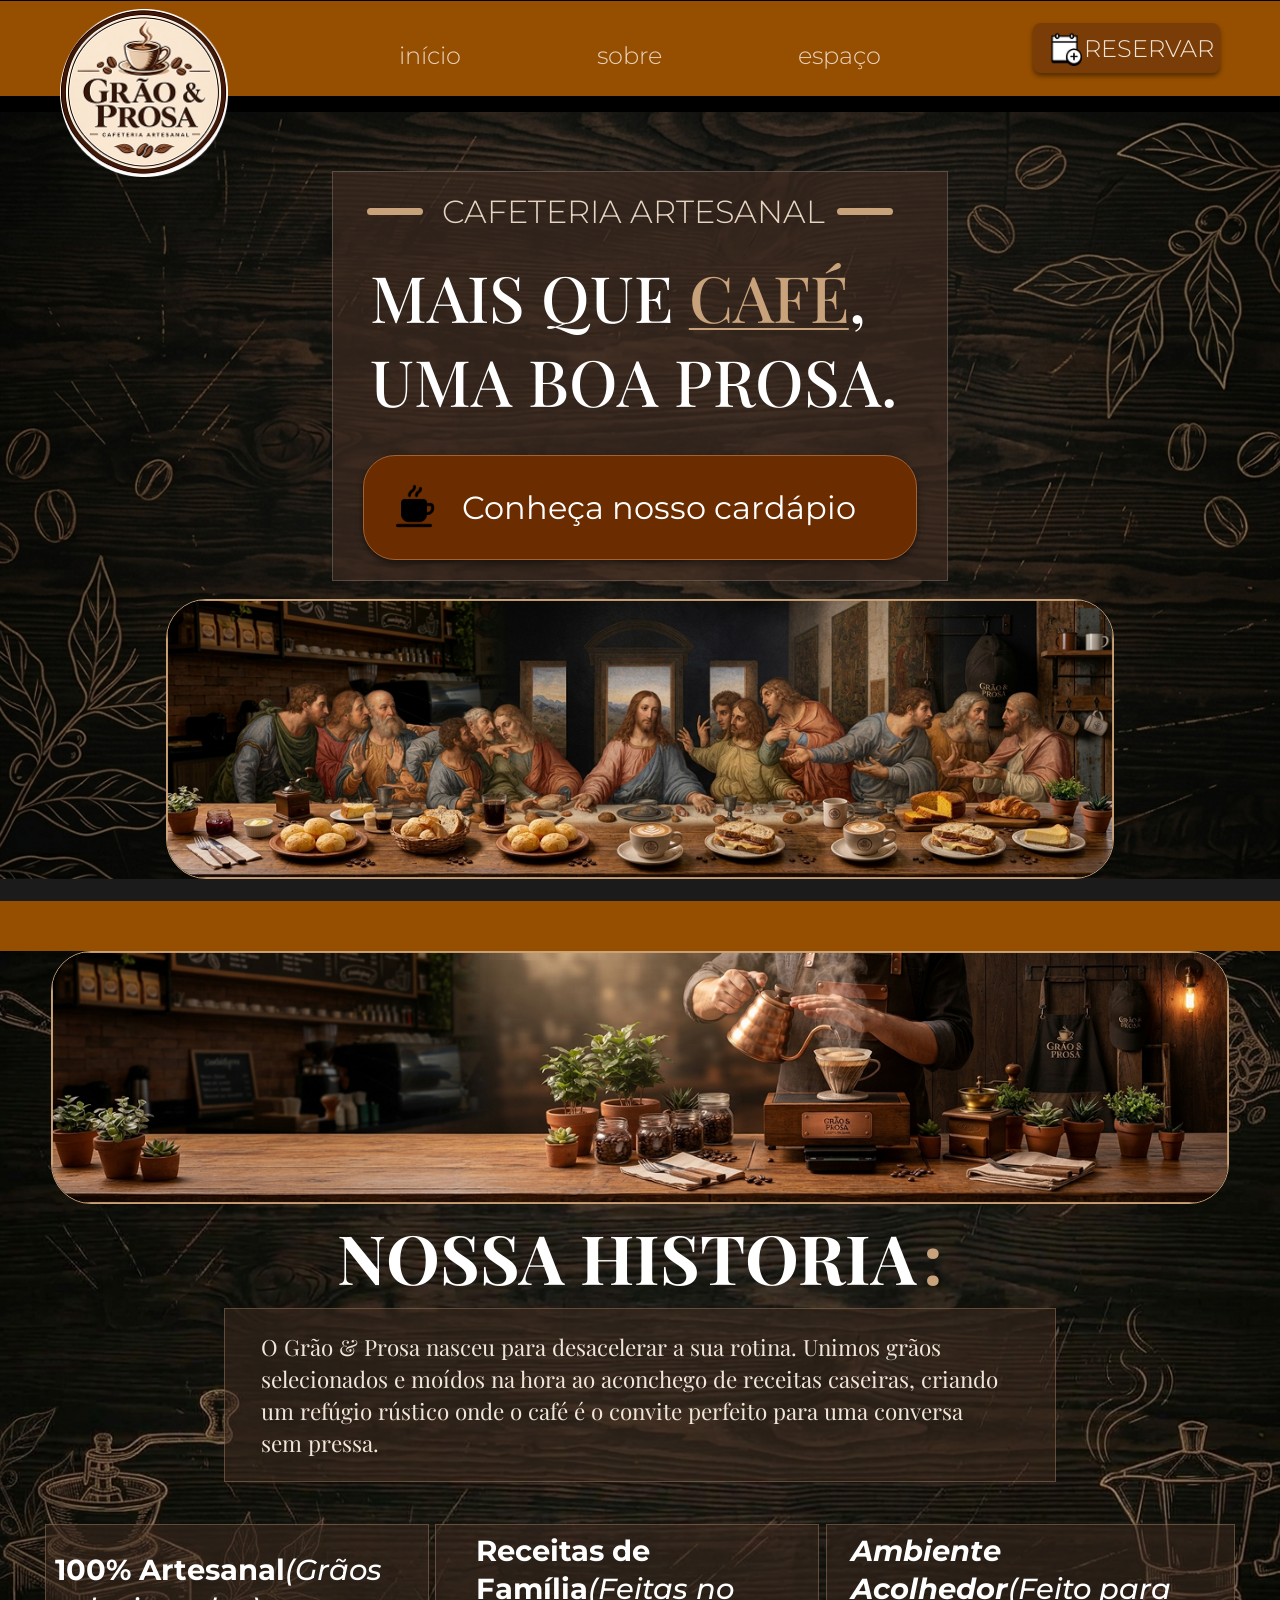
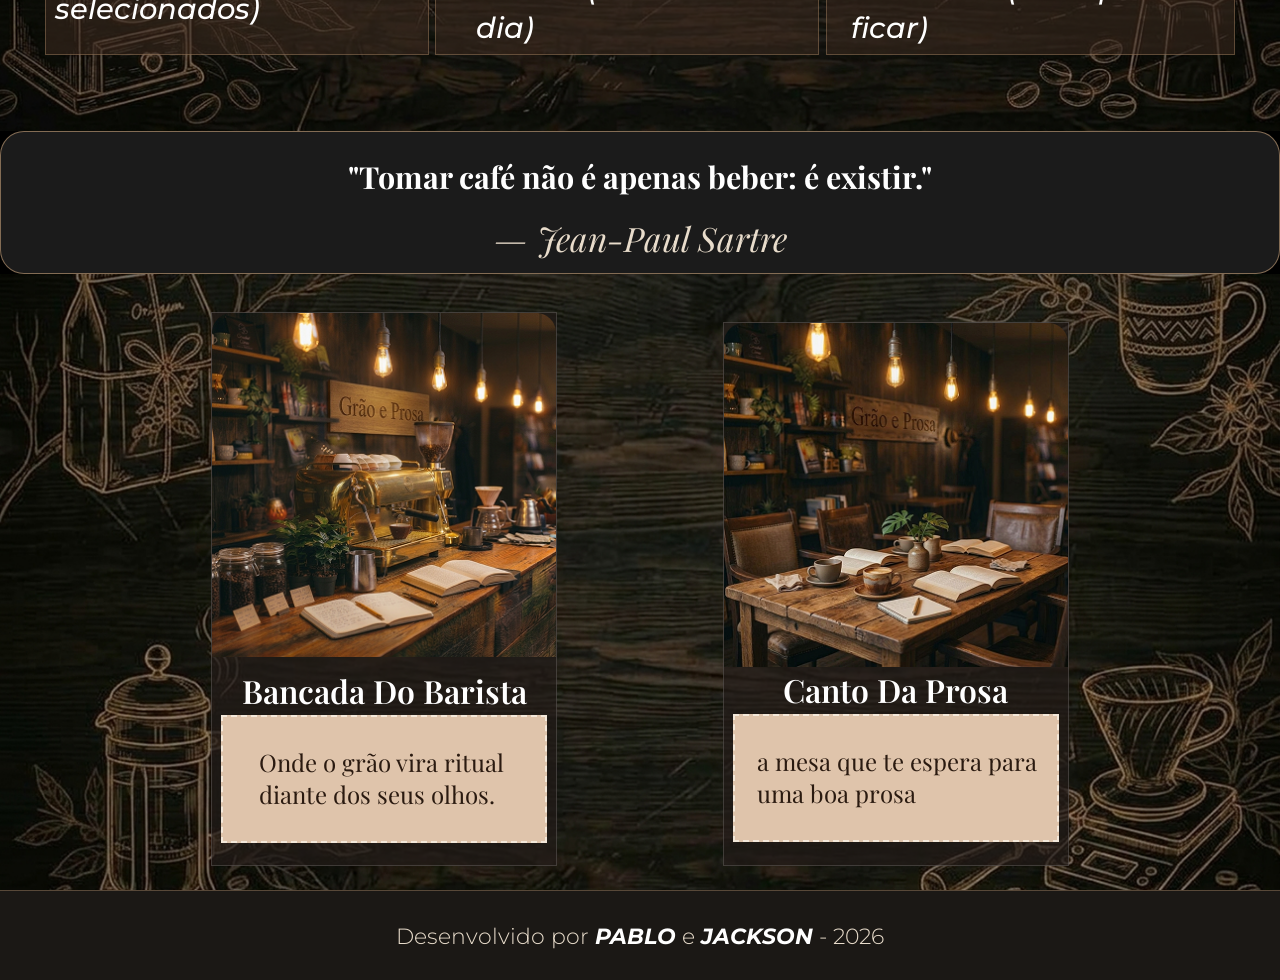
<file: index.html>
<!DOCTYPE html>
<html lang="pt-br">
<head>
    <meta charset="UTF-8">
    <meta name="viewport" content="width=device-width, initial-scale=1.0">
    <meta name="author" content="Pablo e Jackson" />
    <link rel="stylesheet" href="style.css">
    <title>Grão e Prosa</title>
</head>
<body>

    <header>
        <a href="index.html">
            <img id="logo" src="imagens/Logo%20Caf%C3%A9%20Gr%C3%A3o%20%26%20Prosa.png" alt="Logo da cafeteria Grão e Prosa">
        </a>

        <nav>
            <a class="a-menu" href="#pag-inicio">início</a>
            <a class="a-menu" href="#pag-sobre">sobre</a>
            <a class="a-menu" href="#pag-espaco">espaço</a>
        </nav>

        <a id="bt-reservar" href="reserva.html">
            <img src="imagens/imagem%20calend%C3%A1rio.png" alt="">
            RESERVAR
        </a>
    </header>

    <section id="pag-inicio">
        <div id="card-principal">
            <p id="subtitulo">
                <span class="linha"></span>
                <span id="texto-subtitulo">CAFETERIA ARTESANAL</span>
                <span class="linha"></span>
            </p>

            <h1>MAIS QUE <span id="destaque">CAFÉ</span>,<br>UMA BOA PROSA.</h1>

            <a id="bt-cardapio" href="cardapio.html">
                <img src="imagens/image%201.png" alt="">
                Conheça nosso cardápio
            </a>
        </div>

        <img id="img-banner" src="imagens/baner%20crist%C3%A3o.png" alt="Mesa farta com cafés, pães e doces da cafeteria">
    </section>

    <div id="divisoria">
        <div id="barra"></div>
    </div>

    <section id="pag-sobre">
        <img id="img-sobre" src="imagens/baner%20da%20aba%20sobre.png" alt="Barista preparando café coado na bancada">

        <h2>NOSSA HISTORIA<span>:</span></h2>

        <p id="texto-sobre">O Grão &amp; Prosa nasceu para desacelerar a sua rotina. Unimos grãos selecionados e moídos na hora ao aconchego de receitas caseiras, criando um refúgio rústico onde o café é o convite perfeito para uma conversa sem pressa.</p>

        <div class="docker" id="destaques">
            <div class="caixa" id="caixa-1">
                <p><b>100% Artesanal</b><span>(Grãos<br>selecionados)</span></p>
            </div>
            <div class="caixa" id="caixa-2">
                <p><b>Receitas de<br>Família</b><span>(Feitas no<br>dia)</span></p>
            </div>
            <div class="caixa" id="caixa-3">
                <p><b class="italico">Ambiente<br>Acolhedor</b><span>(Feito para<br>ficar)</span></p>
            </div>
        </div>
    </section>

    <section id="citacao">
        <p id="frase">"Tomar café não é apenas beber: é existir."</p>
        <p id="autor">— Jean-Paul Sartre</p>
    </section>

    <section id="pag-espaco">
        <div class="docker">
            <div class="card" id="card-1">
                <img src="imagens/bancada%20do%20barista.png" alt="Bancada do barista com máquina de espresso">
                <div class="card-text">
                    <h3>Bancada Do Barista</h3>
                    <p>Onde o grão vira ritual diante dos seus olhos.</p>
                </div>
            </div>
        
            <div class="card" id="card-2">
                <img src="imagens/mesas.png" alt="Mesa rústica com livros e xícaras de café">
                <div class="card-text">
                    <h3>Canto Da Prosa</h3>
                    <p>a mesa que te espera para uma boa prosa</p>
                </div>
            </div>
        </div>
    </section>

    <footer>
        <p>Desenvolvido por 
            <a class="nome-footer" href="https://www.instagram.com/_.pablo.rdg/" target="_blank">PABLO</a> e 
            <a class="nome-footer" href="https://www.instagram.com/jacksonluizdiasc/" target="_blank">JACKSON</a> - 2026
        </p>
    </footer>

</body>
</html>
</file>
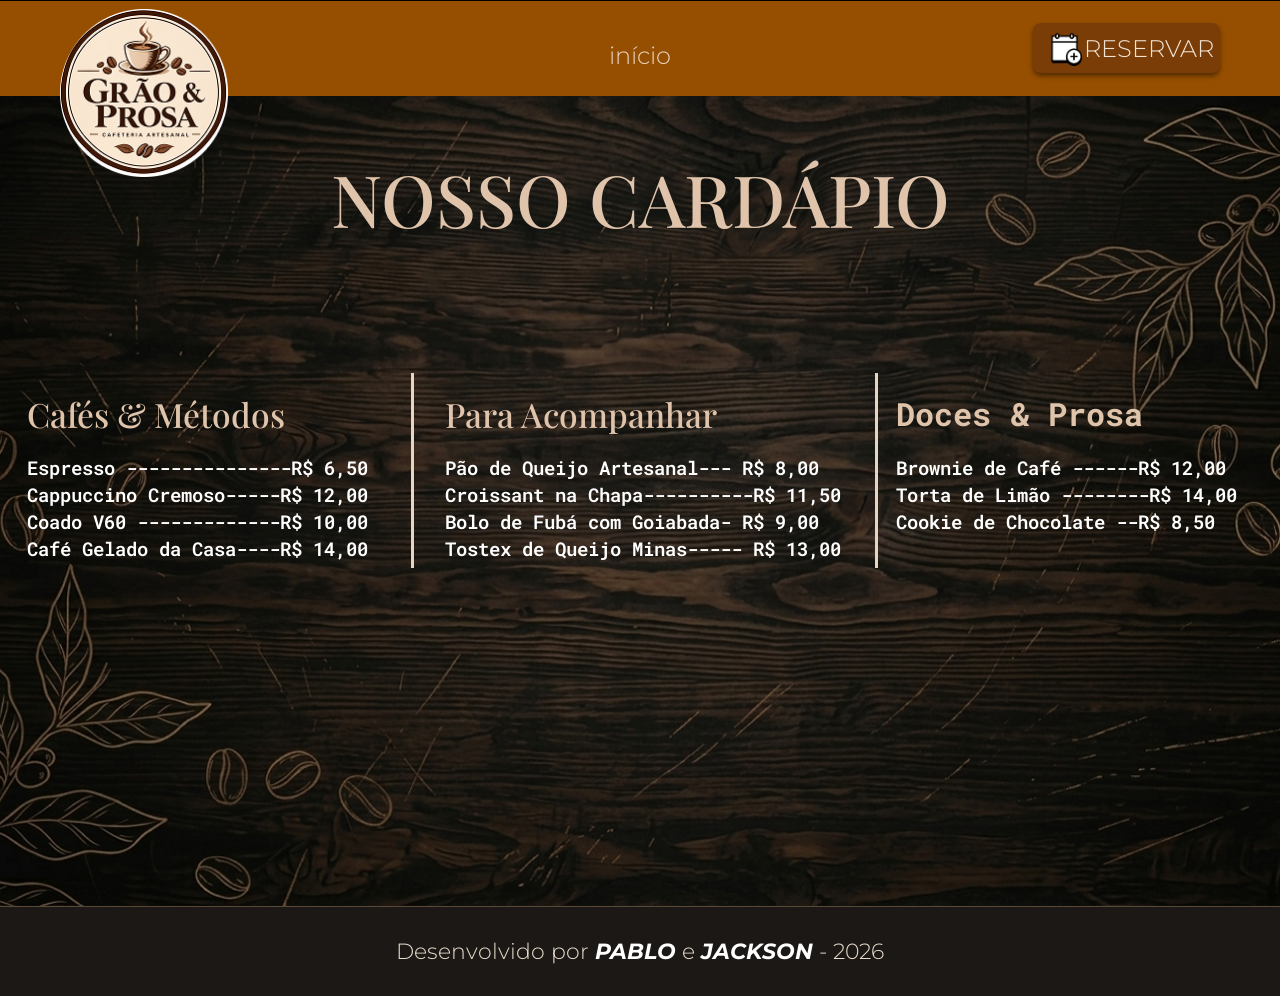
<file: cardapio.html>
<!DOCTYPE html>
<html lang="pt-br">
<head>
    <meta charset="UTF-8">
    <meta name="viewport" content="width=device-width, initial-scale=1.0">
    <meta name="author" content="Pablo e Jackson" />
    <link rel="stylesheet" href="style.css">
    <title>Cardápio - Grão e Prosa</title>
</head>
<body>

    <header>
        <a href="index.html">
            <img id="logo" src="imagens/Logo%20Caf%C3%A9%20Gr%C3%A3o%20%26%20Prosa.png" alt="Logo da cafeteria Grão e Prosa">
        </a>

        <nav>
            <a class="a-menu" href="index.html">início</a>
        </nav>

        <a id="bt-reservar" href="reserva.html">
            <img src="imagens/imagem%20calend%C3%A1rio.png" alt="">
            RESERVAR
        </a>
    </header>

    <main id="pag-cardapio">
        <h1>NOSSO CARDÁPIO</h1>

        <div id="colunas">

            <div class="coluna" id="coluna-1">
                <h2>Cafés &amp; Métodos</h2>
                <ul>
                    <li>Espresso ---------------R$ 6,50</li>
                    <li>Cappuccino Cremoso-----R$ 12,00</li>
                    <li>Coado V60 -------------R$ 10,00</li>
                    <li>Café Gelado da Casa----R$ 14,00</li>
                </ul>
            </div>

            <div class="coluna" id="coluna-2">
                <h2>Para Acompanhar</h2>
                <ul>
                    <li>Pão de Queijo Artesanal--- R$ 8,00</li>
                    <li>Croissant na Chapa----------R$ 11,50</li>
                    <li>Bolo de Fubá com Goiabada- R$ 9,00</li>
                    <li>Tostex de Queijo Minas----- R$ 13,00</li>
                </ul>
            </div>

            <div class="coluna" id="coluna-3">
                <h2 id="titulo-doces">Doces &amp; Prosa</h2>
                <ul>
                    <li>Brownie de Café ------R$ 12,00</li>
                    <li>Torta de Limão --------R$ 14,00</li>
                    <li>Cookie de Chocolate --R$ 8,50</li>
                </ul>
            </div>

        </div>
    </main>

    <footer>
        <p>Desenvolvido por 
            <a class="nome-footer" href="https://www.instagram.com/_.pablo.rdg/" target="_blank">PABLO</a> e 
            <a class="nome-footer" href="https://www.instagram.com/jacksonluizdiasc/" target="_blank">JACKSON</a> - 2026
        </p>
    </footer>

</body>
</html>
</file>
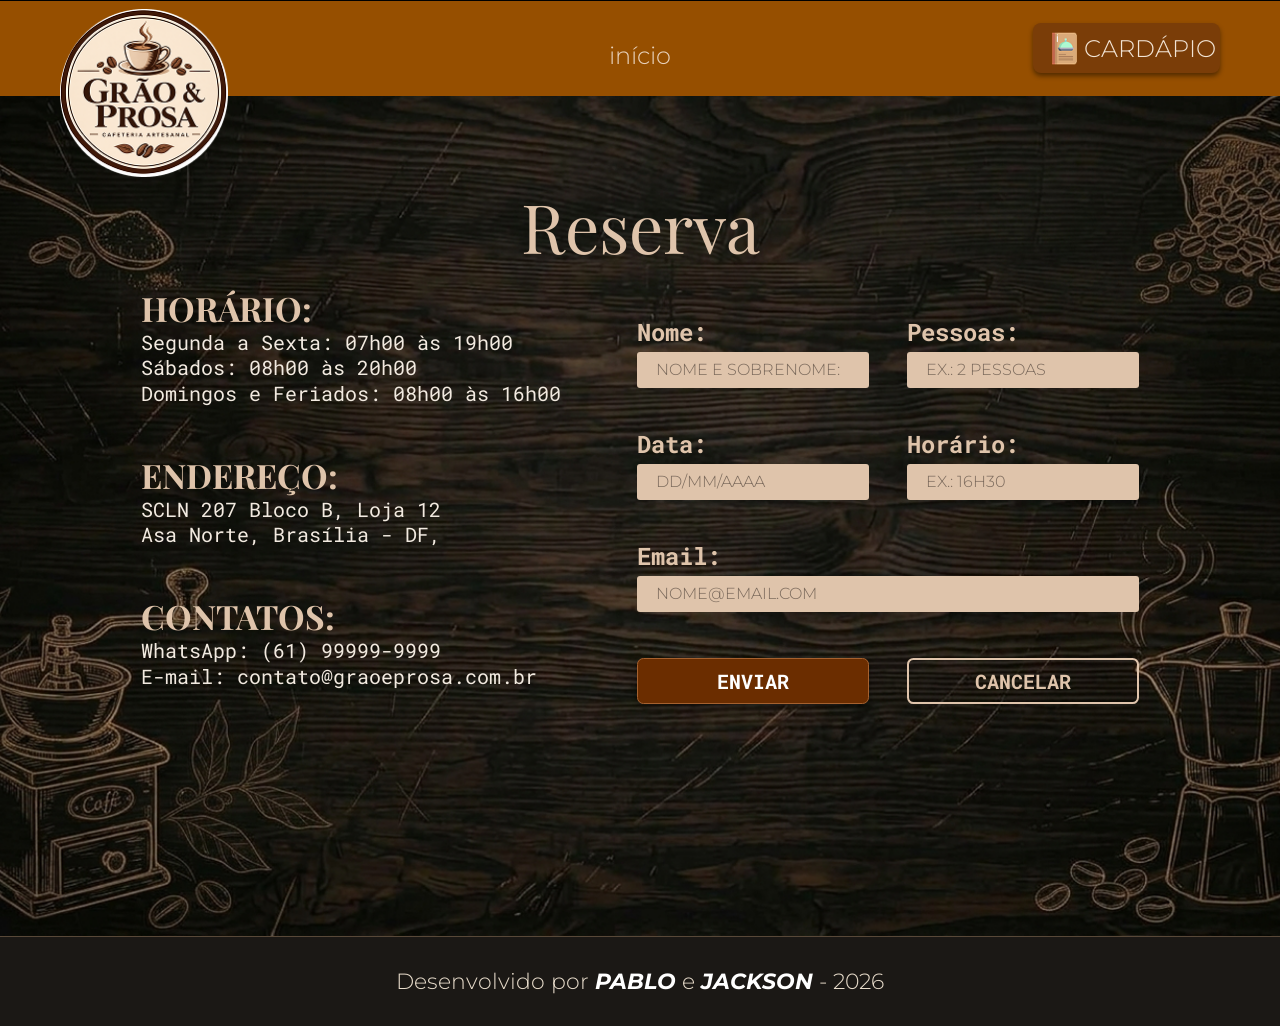
<file: reserva.html>
<!DOCTYPE html>
<html lang="pt-br">
<head>
    <meta charset="UTF-8">
    <meta name="viewport" content="width=device-width, initial-scale=1.0">
    <meta name="author" content="Pablo e Jackson" />
    <link rel="stylesheet" href="style.css">
    <title>Reserva - Grão e Prosa</title>
</head>
<body>

    <header>
        <a href="index.html">
            <img id="logo" src="imagens/Logo%20Caf%C3%A9%20Gr%C3%A3o%20%26%20Prosa.png" alt="Logo da cafeteria Grão e Prosa">
        </a>

        <nav>
            <a class="a-menu" href="index.html">início</a>
        </nav>

        <a id="bt-menu-cardapio" href="cardapio.html">
            <img src="imagens/image%202.png" alt="">
            CARDÁPIO
        </a>
    </header>

    <main id="pag-reserva">
        <h1>Reserva</h1>

        <div id="conteudo-reserva">

            <div id="info">
                <div class="bloco">
                    <h2>HORÁRIO:</h2>
                    <p>Segunda a Sexta: 07h00 às 19h00</p>
                    <p>Sábados: 08h00 às 20h00</p>
                    <p>Domingos e Feriados: 08h00 às 16h00</p>
                </div>

                <div class="bloco">
                    <h2>ENDEREÇO:</h2>
                    <p>SCLN 207 Bloco B, Loja 12</p>
                    <p>Asa Norte, Brasília - DF,</p>
                </div>

                <div class="bloco">
                    <h2>CONTATOS:</h2>
                    <p>WhatsApp: (61) 99999-9999</p>
                    <p>E-mail: contato@graoeprosa.com.br</p>
                </div>
            </div>

            <form action="" method="get">
                <div class="campo">
                    <label for="nome">Nome:</label>
                    <input type="text" name="nome" id="nome" placeholder="NOME E SOBRENOME:">
                </div>

                <div class="campo">
                    <label for="pessoas">Pessoas:</label>
                    <input type="text" name="pessoas" id="pessoas" placeholder="EX.: 2 PESSOAS">
                </div>

                <div class="campo">
                    <label for="data">Data:</label>
                    <input type="text" name="data" id="data" placeholder="DD/MM/AAAA">
                </div>

                <div class="campo">
                    <label for="horario">Horário:</label>
                    <input type="text" name="horario" id="horario" placeholder="EX.: 16H30">
                </div>

                <div class="campo" id="campo-email">
                    <label for="email">Email:</label>
                    <input type="email" name="email" id="email" placeholder="NOME@EMAIL.COM">
                </div>

                <p id="botoes">
                    <input type="submit" name="bt-enviar" value="ENVIAR">
                    <input type="reset" name="bt-cancelar" value="CANCELAR">
                </p>
            </form>

        </div>
    </main>

    <footer>
        <p>Desenvolvido por 
            <a class="nome-footer" href="https://www.instagram.com/_.pablo.rdg/" target="_blank">PABLO</a> e 
            <a class="nome-footer" href="https://www.instagram.com/jacksonluizdiasc/" target="_blank">JACKSON</a> - 2026
        </p>
    </footer>

</body>
</html>
</file>
<file: style.css>
@import url('https://fonts.googleapis.com/css2?family=Montserrat:ital,wght@0,100..900;1,100..900&family=Playfair+Display:ital,wght@0,400..900;1,400..900&family=Roboto+Mono:wght@100..700&display=swap');

/* configuracoes gerais da pagina */
* {
    margin: 0;
    padding: 0;
    box-sizing: border-box;
}

body {
    background-color: rgb(0, 0, 0);
    font-family: "Montserrat", sans-serif;
}

a {
    text-decoration: none;
}

img {
    display: block;
}

.docker {
    display: flex;
}


header {
    position: relative;
    z-index: 2;
    display: flex;
    justify-content: center;
    align-items: center;
    height: 6rem;
    background-color: rgb(150, 79, 0);
    border-top: 1px solid #000000;
}

#logo {
    position: absolute;
    top: 0.5rem;
    left: 3.75rem;
    width: 10.5rem;
    height: 10.5rem;
}


nav {
    display: flex;
    gap: 8.5rem;
    margin-top: 1rem;
}

.a-menu {
    padding: 0.4rem 0;
    font: 300 1.5rem "Montserrat", sans-serif;
    border-bottom: 2px solid transparent;
}

.a-menu:link, .a-menu:visited {
    color: #e8d2bc;
}

.a-menu:hover, .a-menu:active {
    color: #ffffff;
    border-bottom: 2px solid #c8a27a;
}


#bt-reservar, #bt-menu-cardapio {
    position: absolute;
    top: 1.4rem;
    right: 3.75rem;
    display: flex;
    align-items: center;
    gap: 2px;
    width: 11.7rem;
    height: 3.125rem;
    padding-left: 0.9rem;
    background-color: #7a3d08;
    border-radius: 0.5rem;
    box-shadow: 0 3px 5px rgba(0, 0, 0, 0.45);
    font: 300 1.5rem "Montserrat", sans-serif;
    color: #f2e4d5;
}

#bt-reservar img, #bt-menu-cardapio img {
    width: 2.2rem;
    height: auto;
}


#pag-inicio {
    margin-top: 1rem;
    padding-top: 3.7rem;
    background: url("imagens/imagem%20de%20fundo%20in%C3%ADcio.png") center / cover no-repeat;
}

#card-principal {
    width: 38.5rem;
    margin: 0 auto;
    padding: 1.25rem 1.9rem;
    background-color: rgba(60, 42, 32, 0.7);
    border: 1px solid rgba(255, 255, 255, 0.18);
}

#subtitulo {
    display: flex;
    align-items: center;
    height: 2.4rem;
    margin-left: 0.2rem;
    font: 300 2rem "Montserrat", sans-serif;
    color: #e6d5c3;
}

.linha {
    width: 3.5rem;
    height: 0.45rem;
    border-radius: 4px;
    background-color: #c8a27a;
}

#texto-subtitulo {
    margin: 0 0.75rem 0 1.2rem;
}

#pag-inicio h1 {
    margin: 1.5rem 0 2rem 0.4rem;
    font: 500 4rem/5.25rem "Playfair Display", serif;
    white-space: nowrap;
    color: #ffffff;
}

#destaque {
    color: #c8a27a;
    text-decoration: underline;
    text-decoration-thickness: 2px;
    text-underline-offset: 5px;
}

#bt-cardapio {
    display: flex;
    align-items: center;
    width: 100%;
    height: 6.6rem;
    padding-left: 1.6rem;
    background-color: #6b2d00;
    border: 1px solid #a5612f;
    border-radius: 2rem;
    box-shadow: 0 3px 6px rgba(0, 0, 0, 0.5);
    font: 400 2rem "Montserrat", sans-serif;
    color: #ffffff;
}

#bt-cardapio img {
    width: 3rem;
    height: auto;
    margin-right: 1.5rem;
}

#img-banner {
    width: 74%;
    height: auto;
    margin: 1.1rem auto 0;
    border: 1px solid #c8a27a;
    border-radius: 2.5rem;
}


#divisoria {
    padding-top: 1.4rem;
    background-color: #1b1b1b;
}

#barra {
    height: 3.1rem;
    background-color: rgb(150, 79, 0);
}


#pag-sobre {
    padding-bottom: 4.75rem;
    background: url("imagens/imagem%20de%20fundo%20sobre.png") center / cover no-repeat;
}

#img-sobre {
    width: 92%;
    height: auto;
    margin: 0 auto;
    border: 1px solid #c8a27a;
    border-radius: 2.5rem;
}

#pag-sobre h2 {
    margin-top: 0.75rem;
    text-align: center;
    font: 700 4.25rem/5.1rem "Playfair Display", serif;
    color: #ffffff;
}

#pag-sobre h2 span {
    margin-left: 0.4rem;
    color: #c8a27a;
}

#texto-sobre {
    width: 52rem;
    margin: 0.6rem auto 0;
    padding: 1.4rem 2.9rem 1.4rem 2.25rem;
    background-color: rgba(60, 42, 32, 0.55);
    border: 1px solid rgba(200, 162, 122, 0.35);
    font: 400 1.4rem/2rem "Playfair Display", serif;
    color: #f0e6da;
}

#destaques {
    justify-content: space-between;
    width: 93%;
    margin: 2.6rem auto 0;
}

.caixa {
    display: flex;
    align-items: center;
    height: 8.2rem;
    background-color: rgba(60, 42, 32, 0.55);
    border: 1px solid rgba(200, 162, 122, 0.35);
    font-size: 1.8rem;
    line-height: 2.4rem;
    color: #ffffff;
}

.caixa b {
    font-weight: 700;
}

.caixa span {
    font-style: italic;
    font-weight: 500;
}

.italico {
    font-style: italic;
}

#caixa-1 {
    width: 24rem;
    padding-left: 0.6rem;
}

#caixa-2 {
    width: 24rem;
    padding-left: 2.5rem;
}

#caixa-3 {
    width: 25.6rem;
    padding-left: 1.5rem;
}


#citacao {
    padding: 1.4rem 0 0.8rem;
    background-color: #1b1b1b;
    border: 1px solid rgba(200, 162, 122, 0.6);
    border-radius: 1.5rem;
    text-align: center;
}

#frase {
    font: 700 1.9rem/2.75rem "Playfair Display", serif;
    color: #ffffff;
}

#autor {
    margin-top: 1.1rem;
    font: italic 400 2.1rem/2.75rem "Playfair Display", serif;
    color: #e8dccb;
}


#pag-espaco {
    padding: 2.4rem 0 1.5rem;
    background: url("imagens/imagem%20de%20fundo%20espa%C3%A7o.png") center / cover no-repeat;
}

#pag-espaco .docker {
    justify-content: center;
    align-items: flex-start;
    gap: 10.4rem;
}

.card {
    width: 21.6rem;
    background-color: rgba(35, 28, 25, 0.7);
    border: 1px solid rgba(255, 255, 255, 0.15);
}

#card-2 {
    margin-top: 0.6rem;
}

.card img {
    width: 100%;
    height: auto;
    border-radius: 0.75rem 0.75rem 0 0;
}

.card-text {
    padding: 0.75rem 0.55rem 1.4rem;
}

#card-2 .card-text {
    padding-top: 0.1rem;
}

.card h3 {
    margin-bottom: 2px;
    text-align: center;
    font: 600 2rem/2.75rem "Playfair Display", serif;
    color: #ffffff;
}

.card-text p {
    height: 8rem;
    padding: 1.8rem 0.6rem 0 2.25rem;
    background-color: #dfc4ab;
    border: 2px dashed #f3e8da;
    font: 400 1.5rem/2rem "Playfair Display", serif;
    color: #2a1a10;
}

#card-2 .card-text p {
    padding-left: 1.4rem;
}


footer {
    display: flex;
    align-items: center;
    justify-content: center;
    height: 5.6rem;
    background-color: #1b1815;
    border-top: 1px solid rgba(200, 162, 122, 0.35);
}

footer p {
    font: 300 1.4rem "Montserrat", sans-serif;
    color: #e8dccb;
}

.nome-footer {
    font-weight: 700;
    font-style: italic;
    color: #ffffff;
}

.nome-footer:hover {
    color: #c8a27a;
}


#pag-reserva {
    min-height: 90vh;
    padding: 5.6rem 0 12.5rem;
    background: url("imagens/imagem%20de%20fundo%20sobre.png") center / cover no-repeat;
}

#pag-reserva h1 {
    text-align: center;
    font: 400 4.25rem/5rem "Playfair Display", serif;
    color: #dfc4ab;
}

#conteudo-reserva {
    display: grid;
    grid-template-columns: 1fr 31.4rem;
    width: 78%;
    margin: 1.25rem auto 0;
}


.bloco {
    margin-bottom: 2.9rem;
}

.bloco h2 {
    font: 700 2.1rem/2.75rem "Playfair Display", serif;
    color: #dfc4ab;
}

.bloco p {
    font: 400 1.25rem/1.6rem "Roboto Mono", monospace;
    color: #f2eae0;
}


form {
    display: grid;
    grid-template-columns: 14.5rem 14.5rem;
    column-gap: 2.4rem;
    row-gap: 2.6rem;
    align-content: start;
    margin-top: 2rem;
}

#campo-email {
    grid-column: 1 / 3;
}

label {
    display: block;
    margin-bottom: 0.4rem;
    font: 700 1.5rem/1.75rem "Roboto Mono", monospace;
    color: #dfc4ab;
}

input[type="text"], input[type="email"] {
    width: 100%;
    height: 2.25rem;
    padding: 0 1.2rem;
    background-color: #dfc4ab;
    border: none;
    border-radius: 3px;
    font: 300 1rem "Montserrat", sans-serif;
    color: #3a2a1e;
}

input::placeholder {
    color: #7b6a5c;
}

#botoes {
    grid-column: 1 / 3;
    display: flex;
    gap: 2.4rem;
    margin-top: 0.25rem;
}

input[type="submit"], input[type="reset"] {
    width: 14.5rem;
    height: 2.9rem;
    border-radius: 0.4rem;
    font: 700 1.25rem "Roboto Mono", monospace;
    cursor: pointer;
}

input[type="submit"] {
    background-color: #6b2d00;
    border: 1px solid #a5612f;
    box-shadow: 0 3px 5px rgba(0, 0, 0, 0.45);
    color: #ffffff;
}

input[type="reset"] {
    background-color: transparent;
    border: 2px solid #dfc4ab;
    color: #dfc4ab;
}


#pag-cardapio {
    min-height: 90vh;
    padding: 3.9rem 0 12.5rem;
    background: url("imagens/imagem%20de%20fundo%20in%C3%ADcio.png") center / cover no-repeat;
}

#pag-cardapio h1 {
    text-align: center;
    font: 500 4.5rem/5rem "Playfair Display", serif;
    color: #dfc4ab;
}

#colunas {
    display: grid;
    grid-template-columns: 24rem 29rem 23.6rem;
    width: 76.6rem;
    margin: 8.4rem auto 0;
}

.coluna {
    height: 12.2rem;
    padding: 1.2rem 0.5rem 0 0;
}

#coluna-2 {
    padding-left: 1.9rem;
    border-left: 3px solid #e6d5c3;
}

#coluna-3 {
    padding-left: 1.1rem;
    border-left: 3px solid #e6d5c3;
}

.coluna h2 {
    margin-bottom: 1.1rem;
    font: 500 2.1rem/2.75rem "Playfair Display", serif;
    white-space: nowrap;
    color: #dfc4ab;
}

#titulo-doces {
    font: 700 2rem/2.75rem "Roboto Mono", monospace;
}

.coluna ul {
    list-style: none;
}

.coluna li {
    font: 600 1.2rem/1.7rem "Roboto Mono", monospace;
    white-space: nowrap;
    color: #ffffff;
}



/* RESPONSIVIDADE - MOBILE (até 768px) */

@media (max-width: 768px) {

    /* HEADER */
    header {
        justify-content: space-between;
        height: 4.2rem;
        padding: 0 0.75rem;
    }

    #logo {
        position: static;
        width: 4.8rem;
        height: 4.8rem;
        margin-top: 1.1rem;
    }

    nav {
        gap: 1.1rem;
        margin-top: 0;
    }

    .a-menu {
        font-size: 0.85rem;
    }

    #bt-reservar, #bt-menu-cardapio {
        position: static;
        width: auto;
        height: 2.1rem;
        padding: 0 0.65rem;
        gap: 0.35rem;
        font-size: 0.75rem;
    }

    #bt-reservar img, #bt-menu-cardapio img {
        width: 1.1rem;
    }


    /* TELA PRINCIPAL */
    #pag-inicio {
        margin-top: 0;
        padding: 2.2rem 1rem 1.8rem;
    }

    #card-principal {
        width: 100%;
        max-width: 22rem;
        padding: 1rem 1.1rem;
    }

    #subtitulo {
        justify-content: center;
        height: auto;
        margin-left: 0;
        font-size: 0.75rem;
    }

    .linha {
        width: 1.4rem;
        height: 0.2rem;
    }

    #texto-subtitulo {
        margin: 0 0.5rem;
    }

    #pag-inicio h1 {
        margin: 0.9rem 0 1.2rem;
        text-align: center;
        font-size: 1.65rem;
        line-height: 2.15rem;
        white-space: normal;
    }

    #bt-cardapio {
        justify-content: center;
        height: 3.1rem;
        padding: 0 1rem;
        border-radius: 1rem;
        font-size: 0.95rem;
    }

    #bt-cardapio img {
        width: 1.5rem;
        margin-right: 0.6rem;
    }

    #img-banner {
        width: 94%;
        margin-top: 1.4rem;
        border-radius: 1.25rem;
    }


    /* DIVISÓRIA */
    #divisoria {
        padding-top: 0;
    }

    #barra {
        height: 2rem;
    }


    /* TELA PRINCIPAL - SOBRE */
    #pag-sobre {
        padding: 1rem 0.75rem 2.5rem;
    }

    #img-sobre {
        width: 96%;
        border-radius: 1.25rem;
    }

    #pag-sobre h2 {
        margin-top: 1rem;
        font-size: 1.75rem;
        line-height: 2.2rem;
    }

    #pag-sobre h2 span {
        display: none;
    }

    #texto-sobre {
        width: 94%;
        margin-top: 0.8rem;
        padding: 0.9rem 1rem;
        font-size: 0.82rem;
        line-height: 1.25rem;
    }

    #destaques {
        width: 100%;
        gap: 0.45rem;
        margin-top: 1.4rem;
    }

    .caixa {
        height: auto;
        min-height: 4.5rem;
        padding: 0.55rem 0.45rem;
        font-size: 0.75rem;
        line-height: 1.05rem;
    }

    #caixa-1, #caixa-2, #caixa-3 {
        width: 33.33%;
        padding-left: 0.45rem;
    }


    /* CITAÇÃO */
    #citacao {
        padding: 0.9rem 0.75rem 0.7rem;
        border-radius: 0.85rem;
    }

    #frase {
        font-size: 0.92rem;
        line-height: 1.35rem;
    }

    #autor {
        margin-top: 0.45rem;
        font-size: 0.95rem;
        line-height: 1.3rem;
    }


    /* ESPAÇO */
    #pag-espaco {
        padding: 1.6rem 0.75rem 1.8rem;
    }

    #pag-espaco .docker {
        gap: 1.1rem;
    }

    .card {
        width: 48%;
        max-width: 11.5rem;
    }

    #card-2 {
        margin-top: 0;
    }

    .card-text {
        padding: 0.45rem 0.35rem 0.55rem;
    }

    #card-2 .card-text {
        padding-top: 0.45rem;
    }

    .card h3 {
        margin-bottom: 0.35rem;
        font-size: 0.95rem;
        line-height: 1.3rem;
    }

    .card-text p,
    #card-2 .card-text p {
        height: 4.6rem;
        padding: 0.75rem 0.45rem;
        font-size: 0.72rem;
        line-height: 1rem;
    }


    /* FOOTER */
    footer {
        height: 3.6rem;
        padding: 0 0.75rem;
        text-align: center;
    }

    footer p {
        font-size: 0.72rem;
    }


    /* CARDÁPIO */
    #pag-cardapio {
        padding: 2.2rem 1rem 4rem;
    }

    #pag-cardapio h1 {
        font-size: 2rem;
        line-height: 2.5rem;
    }

    #colunas {
        grid-template-columns: 1fr;
        gap: 2.6rem;
        width: 100%;
        max-width: 24rem;
        margin-top: 2.8rem;
    }

    .coluna {
        height: auto;
        padding: 0;
        text-align: center;
    }

    #coluna-2, #coluna-3 {
        padding-left: 0;
        border-left: none;
    }

    .coluna h2, #titulo-doces {
        margin-bottom: 0.9rem;
        font-family: "Playfair Display", serif;
        font-weight: 600;
        font-size: 1.35rem;
        line-height: 1.8rem;
    }

    .coluna li {
        font-size: 0.82rem;
        line-height: 1.45rem;
    }


    /* RESERVA */
    #pag-reserva {
        padding: 2.2rem 1.25rem 4rem;
    }

    #pag-reserva h1 {
        font-size: 2.1rem;
        line-height: 2.6rem;
    }

    #conteudo-reserva {
        grid-template-columns: 1fr;
        width: 100%;
        max-width: 24rem;
        margin-top: 2rem;
    }

    .bloco {
        margin-bottom: 1.8rem;
    }

    .bloco h2 {
        font-size: 1.25rem;
        line-height: 1.7rem;
    }

    .bloco p {
        font-size: 0.82rem;
        line-height: 1.25rem;
    }

    form {
        grid-template-columns: 1fr 1fr;
        column-gap: 0.9rem;
        row-gap: 1.1rem;
        margin-top: 1rem;
    }

    label {
        font-size: 0.9rem;
        line-height: 1.2rem;
    }

    input[type="text"], input[type="email"] {
        height: 2rem;
        padding: 0 0.65rem;
        font-size: 0.72rem;
    }

    #botoes {
        gap: 0.9rem;
        margin-top: 0.6rem;
    }

    input[type="submit"], input[type="reset"] {
        width: 100%;
        height: 2.2rem;
        font-size: 0.85rem;
    }
}
</file>
